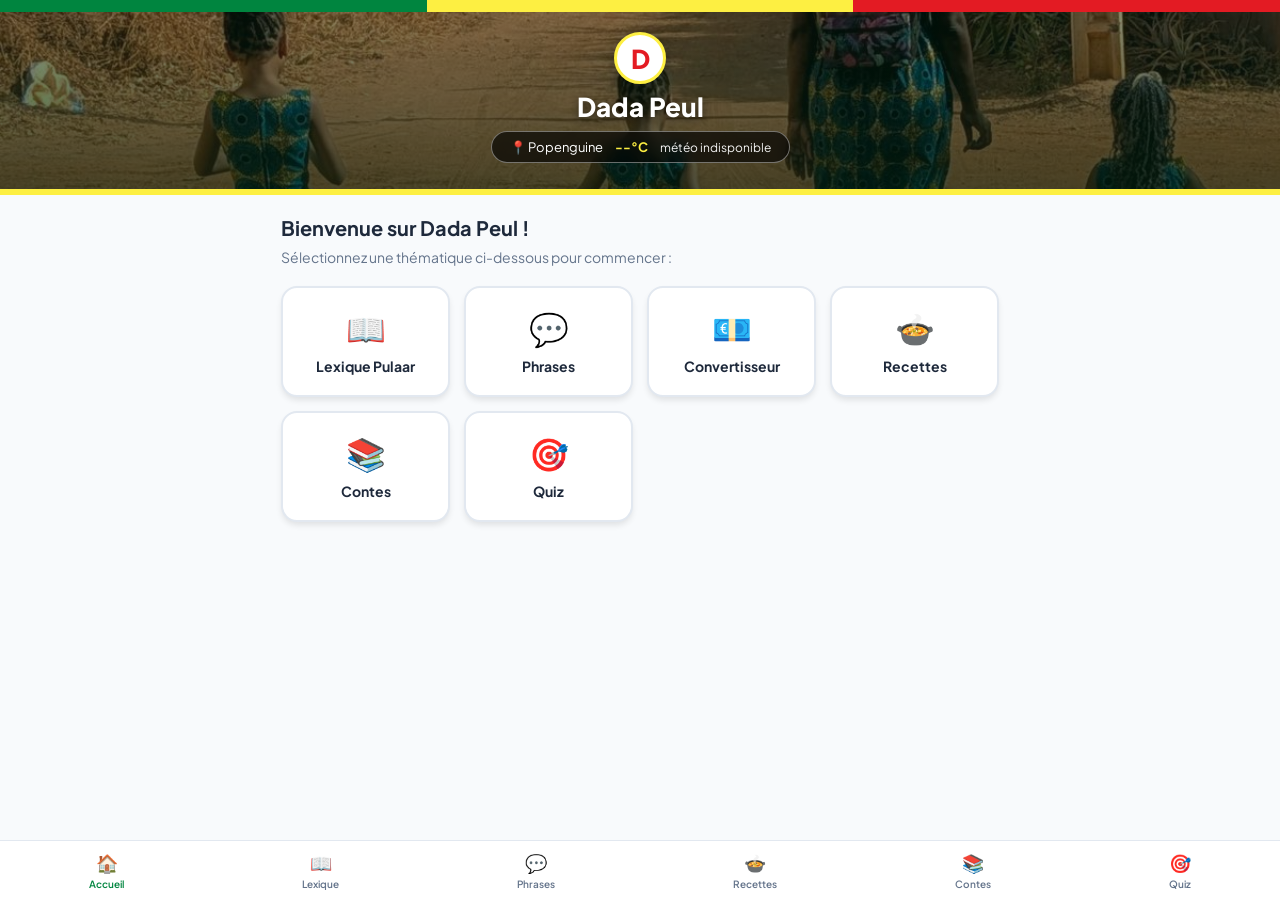
<file: index.html>
<!DOCTYPE html>
<html lang="fr">
<head>
    <meta charset="UTF-8">
    <meta name="viewport" content="width=device-width, initial-scale=1.0">
    <meta name="description" content="Dada Peul : lexique pulaar, phrases, recettes et contes du Sénégal, utilisable hors ligne.">
    <meta name="theme-color" content="#00853F">
    <link rel="manifest" href="manifest.webmanifest">
    <link rel="icon" href="icon.svg" type="image/svg+xml">
    <title>Dada Peul - Pulaar, Culture & Sénégal</title>
    <link href="https://fonts.googleapis.com/css2?family=Plus+Jakarta+Sans:wght@400;500;600;700;800&display=swap" rel="stylesheet">
    <link rel="stylesheet" href="css/style.css">
</head>
<body>

    <div class="senegal-bar"></div>

    <header>
        <div class="logo-container">D</div>
        <h1>Dada Peul</h1>
        <div class="header-weather">
            <span>📍 Popenguine</span>
            <span id="weatherTempHeader" style="font-weight: 700; color: var(--secondary);">--°C</span>
            <span id="weatherWindHeader" style="opacity: 0.95; font-size: 12px;">Vent: -- km/h</span>
        </div>
    </header>

    <main>
        <!-- ACCUEIL -->
        <div id="home" class="tab-content active">
            <h2 style="font-size: 20px; margin-bottom: 8px;">Bienvenue sur Dada Peul !</h2>
            <p style="font-size: 14px; color: var(--gray); margin-bottom: 20px;">Sélectionnez une thématique ci-dessous pour commencer :</p>
            <div class="home-grid">
                <div class="home-pill-card" onclick="switchTab('lexicon')"><div class="home-pill-icon">📖</div><div class="home-pill-title">Lexique Pulaar</div></div>
                <div class="home-pill-card" onclick="switchTab('phrases')"><div class="home-pill-icon">💬</div><div class="home-pill-title">Phrases</div></div>
                <div class="home-pill-card" onclick="switchTab('converter')"><div class="home-pill-icon">💶</div><div class="home-pill-title">Convertisseur</div></div>
                <div class="home-pill-card" onclick="switchTab('recipes')"><div class="home-pill-icon">🍲</div><div class="home-pill-title">Recettes</div></div>
                <div class="home-pill-card" onclick="switchTab('stories')"><div class="home-pill-icon">📚</div><div class="home-pill-title">Contes</div></div>
                <div class="home-pill-card" onclick="switchTab('quiz')"><div class="home-pill-icon">🎯</div><div class="home-pill-title">Quiz</div></div>
            </div>
        </div>

        <!-- LEXIQUE -->
        <div id="lexicon" class="tab-content">
            <input type="search" id="searchInput" aria-label="Rechercher un mot" class="search-box" placeholder="Rechercher un mot..." oninput="filterLexicon()">
            <div class="categories-grid">
                <button type="button" class="category-pill-btn active" onclick="filterCategory('all', this)">⭐ Tous</button>
                <button type="button" class="category-pill-btn" onclick="filterCategory('fav', this)">❤️ Favoris</button>
                <button type="button" class="category-pill-btn" onclick="filterCategory('Salutations', this)">👋 Salutations</button>
                <button type="button" class="category-pill-btn" onclick="filterCategory('Famille', this)">👨‍👩‍👧 Famille</button>
                <button type="button" class="category-pill-btn" onclick="filterCategory('Transports', this)">🚗 Transports</button>
                <button type="button" class="category-pill-btn" onclick="filterCategory('Cuisine', this)">🍲 Cuisine</button>
                <button type="button" class="category-pill-btn" onclick="filterCategory('Santé', this)">🏥 Santé</button>
                <button type="button" class="category-pill-btn" onclick="filterCategory('Météo', this)">☀️ Météo</button>
                <button type="button" class="category-pill-btn" onclick="filterCategory('Sport', this)">⚽ Sport</button>
                <button type="button" class="category-pill-btn" onclick="filterCategory('Vêtements', this)">👕 Vêtements</button>
            </div>
            <div id="lexiconContainer" class="cards-grid"></div>
        </div>

        <!-- PHRASES -->
        <div id="phrases" class="tab-content">
            <h2 style="margin-bottom: 15px; font-size: 20px;">💬 Phrases Courantes</h2>
            <div id="phrasesContainer" class="cards-grid"></div>
        </div>

        <!-- CONVERTISSEUR -->
        <div id="converter" class="tab-content">
            <h2 style="margin-bottom: 15px; font-size: 20px; text-align: center;">💱 Convertisseur de Devises</h2>
            <div class="converter-card">
                <div class="converter-group">
                    <label style="font-size: 13px; font-weight:700; color:var(--primary);">Euros (€)</label>
                    <div class="converter-row"><input type="text" id="eurInput" class="converter-input" placeholder="Ex: 10" oninput="convertEurToFcfa()"><span class="converter-unit">€</span></div>
                </div>
                <div style="text-align: center; font-size: 22px; margin: 5px 0; color:var(--gray);">⇅</div>
                <div class="converter-group">
                    <label style="font-size: 13px; font-weight:700; color:var(--accent);">Francs CFA (FCFA)</label>
                    <div class="converter-row"><input type="text" id="fcfaInput" class="converter-input" placeholder="Ex: 6 560" oninput="convertFcfaToEur()"><span class="converter-unit">FCFA</span></div>
                </div>
            </div>
        </div>

        <!-- RECETTES -->
        <div id="recipes" class="tab-content">
            <h2 style="margin-bottom: 15px; font-size: 20px;">🍲 Recettes & Boissons</h2>
            <div id="recipesContainer"></div>
        </div>

        <!-- CONTES -->
        <div id="stories" class="tab-content">
            <h2 style="margin-bottom: 15px; font-size: 20px;">📚 Contes Sénégalais</h2>
            <div id="storiesContainer"></div>
        </div>

        <!-- QUIZ -->
        <div id="quiz" class="tab-content">
            <div class="quiz-card">
                <h3 id="quizQuestion" style="font-size: 18px; margin-bottom: 10px;">Chargement...</h3>
                <p id="quizScore" style="font-size: 13px; color: var(--gray); margin-bottom: 15px;"></p>
                <div id="quizOptions"></div>
            </div>
        </div>
    </main>

    <!-- NAVIGATION BASSE -->
    <nav class="bottom-nav" aria-label="Navigation principale">
        <button class="nav-item active" onclick="switchTab('home')"><span class="icon">🏠</span>Accueil</button>
        <button class="nav-item" onclick="switchTab('lexicon')"><span class="icon">📖</span>Lexique</button>
        <button class="nav-item" onclick="switchTab('phrases')"><span class="icon">💬</span>Phrases</button>
        <button class="nav-item" onclick="switchTab('recipes')"><span class="icon">🍲</span>Recettes</button>
        <button class="nav-item" onclick="switchTab('stories')"><span class="icon">📚</span>Contes</button>
        <button class="nav-item" onclick="switchTab('quiz')"><span class="icon">🎯</span>Quiz</button>
    </nav>

    <script src="js/data.js"></script>
    <script src="js/app.js"></script>
</body>
</html>
</file>
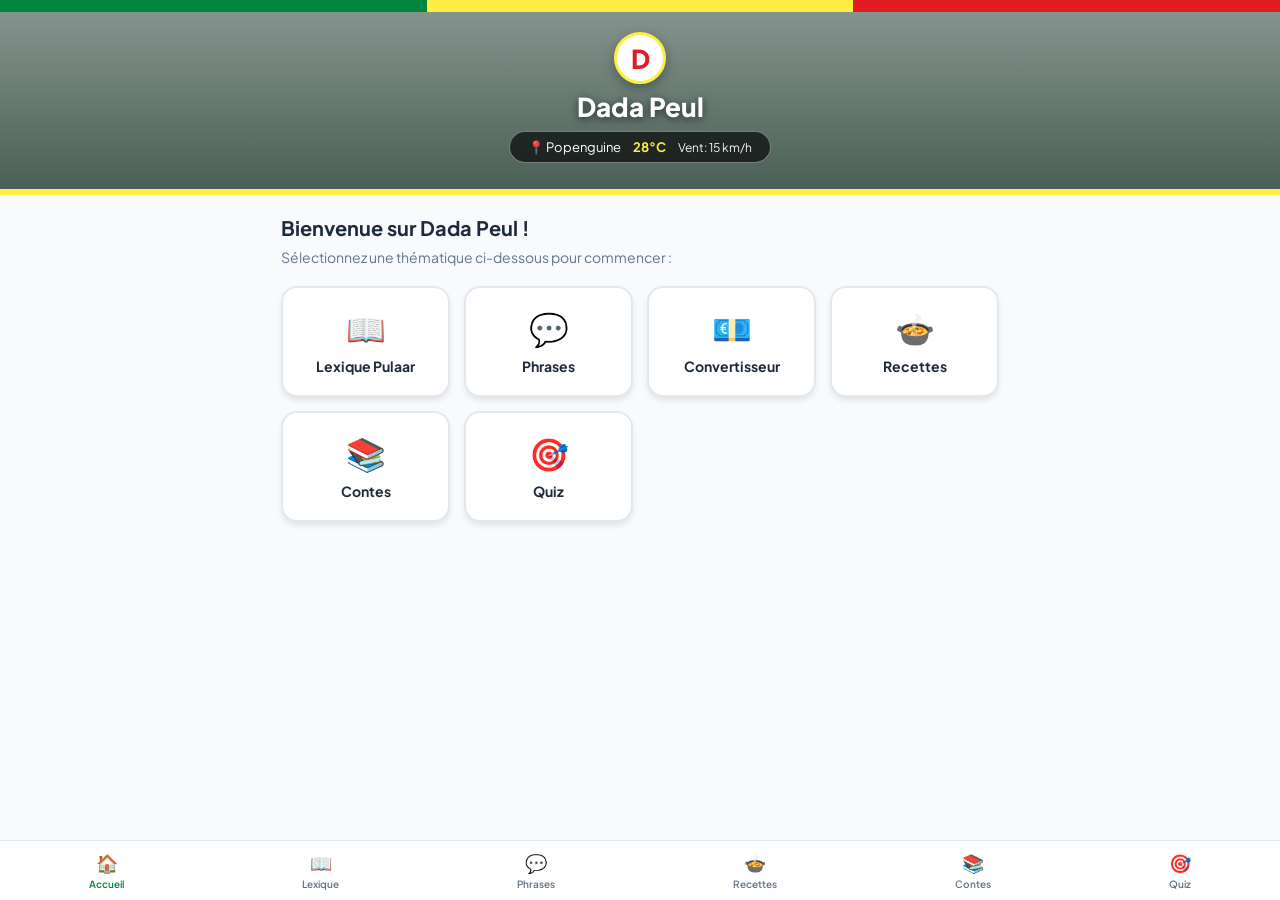
<file: gemini-code-1794566298644.html>
<!DOCTYPE html>
<html lang="fr">
<head>
    <meta charset="UTF-8">
    <meta name="viewport" content="width=device-width, initial-scale=1.0">
    <title>Dada Peul - Pulaar, Culture & Sénégal</title>
    <link href="https://fonts.googleapis.com/css2?family=Plus+Jakarta+Sans:wght@400;500;600;700;800&display=swap" rel="stylesheet">
    <style>
        :root {
            --primary: #00853F;
            --secondary: #FDEF42;
            --accent: #E31B23;
            --dark: #1E293B;
            --light: #F8FAFC;
            --white: #FFFFFF;
            --gray: #64748B;
            --border: #E2E8F0;
            --shadow: 0 4px 6px -1px rgba(0, 0, 0, 0.1);
            --radius: 16px;
        }
        * { box-sizing: border-box; margin: 0; padding: 0; font-family: 'Plus Jakarta Sans', sans-serif; -webkit-tap-highlight-color: transparent; }
        body { background-color: var(--light); color: var(--dark); min-height: 100vh; display: flex; flex-direction: column; padding-bottom: 90px; }
        
        header {
            position: relative;
            background: linear-gradient(rgba(0, 30, 15, 0.45), rgba(0, 30, 15, 0.7)), url('https://images.unsplash.com/photo-1544735716-392fe2489ffa?w=1000&auto=format&fit=crop&q=80') center/cover no-repeat;
            color: var(--white); padding: 32px 20px 26px; text-align: center; border-bottom: 6px solid var(--secondary);
        }
        .senegal-bar {
            position: absolute; top: 0; left: 0; right: 0; height: 12px;
            background: linear-gradient(90deg, var(--primary) 33.33%, var(--secondary) 33.33% 66.66%, var(--accent) 66.66%);
            z-index: 2;
        }
        .logo-container {
            display: inline-flex; align-items: center; justify-content: center; width: 52px; height: 52px;
            background: var(--white); color: var(--accent); border-radius: 50%; font-size: 26px; font-weight: 800;
            margin-bottom: 6px; border: 3px solid var(--secondary); box-shadow: 0 4px 12px rgba(0,0,0,0.3);
        }
        h1 { font-size: 26px; font-weight: 800; margin-bottom: 8px; text-shadow: 0 2px 8px rgba(0,0,0,0.6); }
        
        .header-weather {
            display: inline-flex; align-items: center; gap: 12px; background: rgba(0, 0, 0, 0.65);
            border: 1.5px solid rgba(255, 255, 255, 0.4); padding: 7px 18px; border-radius: 20px; font-size: 13px; backdrop-filter: blur(6px);
        }
        
        main { flex: 1; max-width: 750px; width: 100%; margin: 0 auto; padding: 20px 16px; }
        .tab-content { display: none; }
        .tab-content.active { display: block; animation: fadeIn 0.3s ease; }
        @keyframes fadeIn { from { opacity: 0; transform: translateY(6px); } to { opacity: 1; transform: translateY(0); } }

        .pill { display: inline-flex; align-items: center; gap: 5px; padding: 4px 12px; border-radius: 14px; font-size: 12px; font-weight: 700; background: #E8F5E9; color: var(--primary); }
        .pill-accent { background: #FFF5F5; color: var(--accent); }
        .pill-gold { background: #FFFDE7; color: #857800; }

        .home-grid { display: grid; grid-template-columns: repeat(auto-fill, minmax(150px, 1fr)); gap: 14px; margin-top: 15px; }
        .home-pill-card {
            background: var(--white); border: 2px solid var(--border); border-radius: var(--radius);
            padding: 20px 15px; text-align: center; cursor: pointer; box-shadow: var(--shadow); transition: 0.2s;
        }
        .home-pill-card:hover { transform: translateY(-3px); border-color: var(--primary); }
        .home-pill-icon { font-size: 32px; margin-bottom: 8px; }
        .home-pill-title { font-size: 14px; font-weight: 700; color: var(--dark); }

        .categories-grid { display: grid; grid-template-columns: repeat(auto-fill, minmax(130px, 1fr)); gap: 8px; margin-bottom: 20px; }
        .category-pill-btn {
            background: var(--white); border: 2px solid var(--border); padding: 10px 12px;
            border-radius: var(--radius); font-size: 12px; font-weight: 700; color: var(--gray); cursor: pointer; text-align: center; transition: 0.2s;
        }
        .category-pill-btn:hover { border-color: var(--primary); color: var(--primary); }
        .category-pill-btn.active { background: var(--dark); color: var(--white); border-color: var(--dark); }

        .search-box { width: 100%; padding: 12px 16px; border-radius: var(--radius); border: 2px solid var(--border); font-size: 15px; margin-bottom: 16px; outline: none; background: var(--white); }
        .search-box:focus { border-color: var(--primary); }

        .cards-grid { display: grid; grid-template-columns: repeat(auto-fill, minmax(280px, 1fr)); gap: 16px; }
        .lexicon-card { background: var(--white); border-radius: var(--radius); padding: 18px; box-shadow: var(--shadow); border: 1px solid var(--border); position: relative; }
        .card-word { font-size: 20px; font-weight: 800; color: var(--dark); margin: 8px 0 2px; }
        .card-phonetic { font-size: 13px; color: var(--gray); font-style: italic; margin-bottom: 8px; }
        .card-translation { font-size: 15px; font-weight: 700; color: var(--accent); border-top: 1px dashed var(--border); padding-top: 8px; margin-top: 8px; }
        .card-example { font-size: 12px; color: var(--gray); background: var(--light); padding: 8px 12px; border-radius: 8px; margin-top: 8px; }

        .audio-btn {
            position: absolute; top: 16px; right: 16px; background: #E8F5E9; color: var(--primary);
            border: none; width: 34px; height: 34px; border-radius: 50%; display: flex; align-items: center; justify-content: center; cursor: pointer;
        }

        .recipe-card { background: var(--white); border-radius: var(--radius); overflow: hidden; box-shadow: var(--shadow); margin-bottom: 24px; border: 1px solid var(--border); }
        .recipe-img { width: 100%; height: 200px; object-fit: cover; }
        .recipe-header { background: linear-gradient(135deg, var(--accent), #b51219); color: var(--white); padding: 16px 20px; }
        .ingredients-pills { display: flex; flex-wrap: wrap; gap: 8px; margin: 10px 0 16px; }
        .ingredient-pill { background: var(--light); border: 1px solid var(--border); padding: 6px 12px; border-radius: 20px; font-size: 13px; font-weight: 600; }
        .recipe-steps ol { padding-left: 20px; line-height: 1.7; font-size: 14px; }
        .recipe-steps li { margin-bottom: 8px; }

        .story-card { background: var(--white); border-radius: var(--radius); padding: 20px; margin-bottom: 20px; box-shadow: var(--shadow); border: 1px solid var(--border); }

        .converter-card { background: var(--white); border-radius: var(--radius); padding: 24px; box-shadow: var(--shadow); border: 1px solid var(--border); max-width: 450px; margin: 0 auto; }
        .converter-group { display: flex; flex-direction: column; gap: 8px; margin-bottom: 16px; }
        .converter-row { display: flex; align-items: center; background: var(--light); border: 2px solid var(--border); border-radius: 12px; overflow: hidden; }
        .converter-input { width: 100%; padding: 12px; border: none; background: transparent; font-size: 18px; font-weight: 700; outline: none; }
        .converter-unit { padding: 0 16px; font-weight: 800; color: var(--gray); font-size: 16px; }

        .quiz-card { background: var(--white); border-radius: var(--radius); padding: 24px; box-shadow: var(--shadow); max-width: 500px; margin: 0 auto; text-align: center; }
        .quiz-option { background: var(--light); border: 2px solid var(--border); padding: 12px; border-radius: 20px; font-weight: 600; cursor: pointer; margin-top: 10px; transition: 0.2s; }
        .quiz-option:hover { border-color: var(--primary); background: #E8F5E9; }

        .bottom-nav {
            position: fixed; bottom: 0; left: 0; right: 0; background: var(--white);
            display: flex; justify-content: space-around; padding: 10px 0; border-top: 1px solid var(--border); z-index: 99;
        }
        .nav-item { display: flex; flex-direction: column; align-items: center; background: none; border: none; color: var(--gray); font-size: 10px; font-weight: 600; cursor: pointer; gap: 4px; }
        .nav-item.active { color: var(--primary); }
        .nav-item span.icon { font-size: 18px; }
    </style>
</head>
<body>

    <div class="senegal-bar"></div>

    <header>
        <div class="logo-container">D</div>
        <h1>Dada Peul</h1>
        <div class="header-weather">
            <span>📍 Popenguine</span>
            <span id="weatherTempHeader" style="font-weight: 700; color: var(--secondary);">--°C</span>
            <span id="weatherWindHeader" style="opacity: 0.95; font-size: 12px;">Vent: -- km/h</span>
        </div>
    </header>

    <main>
        <!-- ACCUEIL -->
        <div id="home" class="tab-content active">
            <h2 style="font-size: 20px; margin-bottom: 8px;">Bienvenue sur Dada Peul !</h2>
            <p style="font-size: 14px; color: var(--gray); margin-bottom: 20px;">Sélectionnez une thématique ci-dessous pour commencer :</p>
            <div class="home-grid">
                <div class="home-pill-card" onclick="switchTab('lexicon')"><div class="home-pill-icon">📖</div><div class="home-pill-title">Lexique Pulaar</div></div>
                <div class="home-pill-card" onclick="switchTab('phrases')"><div class="home-pill-icon">💬</div><div class="home-pill-title">Phrases</div></div>
                <div class="home-pill-card" onclick="switchTab('converter')"><div class="home-pill-icon">💶</div><div class="home-pill-title">Convertisseur</div></div>
                <div class="home-pill-card" onclick="switchTab('recipes')"><div class="home-pill-icon">🍲</div><div class="home-pill-title">Recettes</div></div>
                <div class="home-pill-card" onclick="switchTab('stories')"><div class="home-pill-icon">📚</div><div class="home-pill-title">Contes</div></div>
                <div class="home-pill-card" onclick="switchTab('quiz')"><div class="home-pill-icon">🎯</div><div class="home-pill-title">Quiz</div></div>
            </div>
        </div>

        <!-- LEXIQUE -->
        <div id="lexicon" class="tab-content">
            <input type="text" id="searchInput" class="search-box" placeholder="Rechercher un mot..." oninput="filterLexicon()">
            <div class="categories-grid">
                <div class="category-pill-btn active" onclick="filterCategory('all', this)">⭐ Tous</div>
                <div class="category-pill-btn" onclick="filterCategory('Salutations', this)">👋 Salutations</div>
                <div class="category-pill-btn" onclick="filterCategory('Famille', this)">👨‍👩‍👧 Famille</div>
                <div class="category-pill-btn" onclick="filterCategory('Transports', this)">🚗 Transports</div>
                <div class="category-pill-btn" onclick="filterCategory('Cuisine', this)">🍲 Cuisine</div>
                <div class="category-pill-btn" onclick="filterCategory('Santé', this)">🏥 Santé</div>
                <div class="category-pill-btn" onclick="filterCategory('Météo', this)">☀️ Météo</div>
                <div class="category-pill-btn" onclick="filterCategory('Sport', this)">⚽ Sport</div>
                <div class="category-pill-btn" onclick="filterCategory('Vêtements', this)">👕 Vêtements</div>
            </div>
            <div id="lexiconContainer" class="cards-grid"></div>
        </div>

        <!-- PHRASES -->
        <div id="phrases" class="tab-content">
            <h2 style="margin-bottom: 15px; font-size: 20px;">💬 Phrases Courantes</h2>
            <div id="phrasesContainer" class="cards-grid"></div>
        </div>

        <!-- CONVERTISSEUR -->
        <div id="converter" class="tab-content">
            <h2 style="margin-bottom: 15px; font-size: 20px; text-align: center;">💱 Convertisseur de Devises</h2>
            <div class="converter-card">
                <div class="converter-group">
                    <label style="font-size: 13px; font-weight:700; color:var(--primary);">Euros (€)</label>
                    <div class="converter-row"><input type="text" id="eurInput" class="converter-input" placeholder="Ex: 10" oninput="convertEurToFcfa()"><span class="converter-unit">€</span></div>
                </div>
                <div style="text-align: center; font-size: 22px; margin: 5px 0; color:var(--gray);">⇅</div>
                <div class="converter-group">
                    <label style="font-size: 13px; font-weight:700; color:var(--accent);">Francs CFA (FCFA)</label>
                    <div class="converter-row"><input type="text" id="fcfaInput" class="converter-input" placeholder="Ex: 6 560" oninput="convertFcfaToEur()"><span class="converter-unit">FCFA</span></div>
                </div>
            </div>
        </div>

        <!-- RECETTES -->
        <div id="recipes" class="tab-content">
            <h2 style="margin-bottom: 15px; font-size: 20px;">🍲 Recettes & Boissons</h2>
            <div id="recipesContainer"></div>
        </div>

        <!-- CONTES -->
        <div id="stories" class="tab-content">
            <h2 style="margin-bottom: 15px; font-size: 20px;">📚 Contes Sénégalais</h2>
            <div id="storiesContainer"></div>
        </div>

        <!-- QUIZ -->
        <div id="quiz" class="tab-content">
            <div class="quiz-card">
                <h3 id="quizQuestion" style="font-size: 18px; margin-bottom: 10px;">Chargement...</h3>
                <p id="quizScore" style="font-size: 13px; color: var(--gray); margin-bottom: 15px;"></p>
                <div id="quizOptions"></div>
            </div>
        </div>
    </main>

    <!-- NAVIGATION BASSE -->
    <div class="bottom-nav">
        <button class="nav-item active" onclick="switchTab('home')"><span class="icon">🏠</span>Accueil</button>
        <button class="nav-item" onclick="switchTab('lexicon')"><span class="icon">📖</span>Lexique</button>
        <button class="nav-item" onclick="switchTab('phrases')"><span class="icon">💬</span>Phrases</button>
        <button class="nav-item" onclick="switchTab('recipes')"><span class="icon">🍲</span>Recettes</button>
        <button class="nav-item" onclick="switchTab('stories')"><span class="icon">📚</span>Contes</button>
        <button class="nav-item" onclick="switchTab('quiz')"><span class="icon">🎯</span>Quiz</button>
    </div>

    <script>
        const lexiconData = [
            { category: "Salutations", word: "Jam ñallin", phonetic: "[ Jam ñallin ]", translation: "Bonjour / Paix sur la journée", example: "Salutation générale." },
            { category: "Salutations", word: "Aɗa selli ?", phonetic: "[ A-da selli ? ]", translation: "Comment vas-tu ?", example: "Es-tu en bonne santé ?" },
            { category: "Salutations", word: "Jam tan", phonetic: "[ Jam tan ]", translation: "Je vais bien", example: "Réponse classique." },
            { category: "Salutations", word: "A jaaraama", phonetic: "[ A jaaraama ]", translation: "Merci", example: "Pour exprimer sa gratitude." },
            { category: "Salutations", word: "Jam hiiri", phonetic: "[ Jam hii-ri ]", translation: "Bonsoir", example: "Fin d'après-midi." },
            { category: "Salutations", word: "Mbalen jam", phonetic: "[ Mba-len jam ]", translation: "Bonne nuit", example: "Nuit paisible." },
            { category: "Salutations", word: "Ndaaraama", phonetic: "[ Ndaa-raa-ma ]", translation: "Bienvenue", example: "Accueil chaleureux." },
            { category: "Salutations", word: "Taa yaawo", phonetic: "[ Taa yaa-wo ]", translation: "À bientôt", example: "Au revoir." },
            { category: "Salutations", word: "Jaaraama e gollal", phonetic: "[ Jaa-raa-ma e gol-lal ]", translation: "Bravo pour le travail", example: "Encouragement." },
            { category: "Salutations", word: "No wa'i?", phonetic: "[ No wa-i? ]", translation: "Comment ça va ?", example: "Formule informelle." },
            { category: "Salutations", word: "Selli jam?", phonetic: "[ Sel-li jam? ]", translation: "La santé va bien ?", example: "Nouvelles de la santé." },
            { category: "Salutations", word: "Awa", phonetic: "[ A-wa ]", translation: "D'accord", example: "Accord." },
            { category: "Salutations", word: "Mido hinoo", phonetic: "[ Mi-do hi-noo ]", translation: "S'il te plaît", example: "Politesse." },
            { category: "Salutations", word: "Acce haala am", phonetic: "[ Ac-ce haa-la am ]", translation: "Pardon", example: "S'excuser." },
            { category: "Salutations", word: "Yo Allah okku jam", phonetic: "[ Yo Al-lah ok-ku jam ]", translation: "Que Dieu donne la paix", example: "Bénédiction." },

            { category: "Famille", word: "Baaba", phonetic: "[ Baaba ]", translation: "Père", example: "Mon père." },
            { category: "Famille", word: "Inna / Nene", phonetic: "[ Inna / Nene ]", translation: "Mère", example: "Ma mère." },
            { category: "Famille", word: "Ɓiɗɗo", phonetic: "[ Bi-d-ɗo ]", translation: "Enfant", example: "Garçon ou fille." },
            { category: "Famille", word: "Miñiraawo", phonetic: "[ Mi-nyi-raa-wo ]", translation: "Frère ou Sœur cadette", example: "Cadet." },
            { category: "Famille", word: "Kawu", phonetic: "[ Ka-wu ]", translation: "Oncle maternel", example: "Famille." },
            { category: "Famille", word: "Gorko", phonetic: "[ Gor-ko ]", translation: "Homme / Époux", example: "Mari." },
            { category: "Famille", word: "Debbo", phonetic: "[ Deb-bo ]", translation: "Femme / Épouse", example: "Femme." },
            { category: "Famille", word: "Bappaññe", phonetic: "[ Bap-pa-ññe ]", translation: "Oncle paternel", example: "Frère du père." },
            { category: "Famille", word: "Mamma", phonetic: "[ Mam-ma ]", translation: "Grand-mère", example: "Grand-mère." },
            { category: "Famille", word: "Taaniraawo", phonetic: "[ Taa-ni-raa-wo ]", translation: "Petit-enfant", example: "Descendance." },
            { category: "Famille", word: "Majiaro", phonetic: "[ Ma-jia-ro ]", translation: "Aîné", example: "Premier-né." },
            { category: "Famille", word: "Mbeba", phonetic: "[ Mbe-ba ]", translation: "Bébé", example: "Nouveau-né." },
            { category: "Famille", word: "Soraawo", phonetic: "[ So-raa-wo ]", translation: "Grand-père", example: "Patriarche." },
            { category: "Famille", word: "Musidɗo", phonetic: "[ Mu-sid-ɗo ]", translation: "Ami / Proche", example: "Lien fort." },
            { category: "Famille", word: "Saare", phonetic: "[ Saa-re ]", translation: "La concession", example: "Foyer." },

            { category: "Transports", word: "Looto", phonetic: "[ Looto ]", translation: "Voiture", example: "Véhicule." },
            { category: "Transports", word: "Laawol", phonetic: "[ Laaa-wol ]", translation: "La route", example: "Chemin." },
            { category: "Transports", word: "Puskool", phonetic: "[ Pus-kool ]", translation: "Vélo", example: "Bicyclette." },
            { category: "Transports", word: "Kumbowal", phonetic: "[ Kum-bo-wal ]", translation: "Pirogue", example: "Bateau." },
            { category: "Transports", word: "Sareet", phonetic: "[ Sa-reet ]", translation: "Charrette", example: "Traction." },
            { category: "Transports", word: "Njaareendi", phonetic: "[ Njaa-reen-di ]", translation: "Le sable", example: "Piste." },
            { category: "Transports", word: "Arraade", phonetic: "[ Ar-raa-de ]", translation: "Arriver", example: "Arrivée." },
            { category: "Transports", word: "Yahaade", phonetic: "[ Ya-haa-de ]", translation: "Partir", example: "Voyager." },
            { category: "Transports", word: "Teggedere", phonetic: "[ Teg-ge-de-re ]", translation: "Le billet", example: "Ticket." },
            { category: "Transports", word: "Gare", phonetic: "[ Ga-re ]", translation: "La gare", example: "Station." },
            { category: "Transports", word: "Passe", phonetic: "[ Pas-se ]", translation: "Le prix du trajet", example: "Tarif." },
            { category: "Transports", word: "Doggoowo", phonetic: "[ Dog-goo-wo ]", translation: "Le chauffeur", example: "Conducteur." },
            { category: "Transports", word: "Mota", phonetic: "[ Mo-ta ]", translation: "La moto", example: "Deux roues." },
            { category: "Transports", word: "Saliade", phonetic: "[ Sa-lia-de ]", translation: "S'arrêter", example: "Arrêt." },
            { category: "Transports", word: "Diwgal", phonetic: "[ Diw-gal ]", translation: "L'avion", example: "Vol." },

            { category: "Cuisine", word: "Ceebu Jën", phonetic: "[ Thieboudienne ]", translation: "Riz au poisson", example: "Plat national." },
            { category: "Cuisine", word: "Kosam", phonetic: "[ Ko-sam ]", translation: "Lait caillé", example: "Traditionnel." },
            { category: "Cuisine", word: "Maaro", phonetic: "[ Maa-ro ]", translation: "Le riz", example: "Base." },
            { category: "Cuisine", word: "Liddi", phonetic: "[ Lid-di ]", translation: "Le poisson", example: "Frais." },
            { category: "Cuisine", word: "Tewu", phonetic: "[ Te-wu ]", translation: "La viande", example: "Bœuf." },
            { category: "Cuisine", word: "Ndiyam", phonetic: "[ Ndi-yam ]", translation: "L'eau", example: "Potable." },
            { category: "Cuisine", word: "Ataaya", phonetic: "[ A-taa-ya ]", translation: "Le thé", example: "Rituel." },
            { category: "Cuisine", word: "Bissap", phonetic: "[ Bis-sap ]", translation: "Jus d'hibiscus", example: "Boisson." },
            { category: "Cuisine", word: "Mbakko", phonetic: "[ Mbak-ko ]", translation: "La sauce", example: "Accompagnement." },
            { category: "Cuisine", word: "Mburu", phonetic: "[ Mbu-ru ]", translation: "Le pain", example: "Chaud." },
            { category: "Cuisine", word: "Lamɗam", phonetic: "[ Lam-ɗam ]", translation: "Le sel", example: "Assaisonnement." },
            { category: "Cuisine", word: "Suppu", phonetic: "[ Sup-pu ]", translation: "La soupe", example: "Bouillon." },
            { category: "Cuisine", word: "Ñebbe", phonetic: "[ Ñeb-be ]", translation: "Les haricots", example: "Niébé." },
            { category: "Cuisine", word: "Maro-haako", phonetic: "[ Ma-ro haa-ko ]", translation: "Riz aux feuilles", example: "Savoureux." },
            { category: "Cuisine", word: "Kani", phonetic: "[ Ka-ni ]", translation: "Le piment", example: "Fort." },

            { category: "Santé", word: "Jam", phonetic: "[ Jam ]", translation: "La santé", example: "Paix." },
            { category: "Santé", word: "Cellal", phonetic: "[ Cel-lal ]", translation: "Bonne forme", example: "Guéri." },
            { category: "Santé", word: "Owwere", phonetic: "[ Ow-we-re ]", translation: "La fièvre", example: "Température." },
            { category: "Santé", word: "Loki", phonetic: "[ Lo-ki ]", translation: "La blessure", example: "Coupure." },
            { category: "Santé", word: "Safaara", phonetic: "[ Sa-faa-ra ]", translation: "Le médicament", example: "Traitement." },
            { category: "Santé", word: "Doctor", phonetic: "[ Dok-tor ]", translation: "Le médecin", example: "Docteur." },
            { category: "Santé", word: "Ospital", phonetic: "[ Os-pi-tal ]", translation: "L'hôpital", example: "Centre de soins." },
            { category: "Santé", word: "Muusu", phonetic: "[ Muu-su ]", translation: "La douleur", example: "Mal." },
            { category: "Santé", word: "Hoore muusi", phonetic: "[ Hoo-re muu-si ]", translation: "Mal de tête", example: "Céphale." },
            { category: "Santé", word: "Reedu muusi", phonetic: "[ Ree-du muu-si ]", translation: "Mal de ventre", example: "Ventre." },
            { category: "Santé", word: "Ɗojjuru", phonetic: "[ Ɗoj-ju-ru ]", translation: "La toux", example: "Tousser." },
            { category: "Santé", word: "Peyuri", phonetic: "[ Pe-yu-ri ]", translation: "Le rhume", example: "Froid." },
            { category: "Santé", word: "Bandaes", phonetic: "[ Ban-daes ]", translation: "Le pansement", example: "Protection." },
            { category: "Santé", word: "Ñawu", phonetic: "[ Ña-wu ]", translation: "La maladie", example: "Pathologie." },
            { category: "Santé", word: "Yamɗitinde", phonetic: "[ Yam-ɗi-tin-de ]", translation: "Guérir", example: "Santé retrouvée." },

            { category: "Météo", word: "Naange", phonetic: "[ Naan-ge ]", translation: "Le soleil", example: "Brillant." },
            { category: "Météo", word: "Tinuede", phonetic: "[ Ti-nue-de ]", translation: "La pluie", example: "Averse." },
            { category: "Météo", word: "Hendu", phonetic: "[ Hen-du ]", translation: "Le vent", example: "Breeze." },
            { category: "Météo", word: "Ruulde", phonetic: "[ Ruul-de ]", translation: "Le nuage", example: "Couvert." },
            { category: "Météo", word: "Nguleefi", phonetic: "[ Ngu-lee-fi ]", translation: "La chaleur", example: "Chaud." },
            { category: "Météo", word: "Jangol", phonetic: "[ Jan-gol ]", translation: "Le froid", example: "Fraîcheur." },
            { category: "Météo", word: "Dabooru", phonetic: "[ Da-boo-ru ]", translation: "La tempête", example: "Orage." },
            { category: "Météo", word: "Ndabbi", phonetic: "[ Ndab-bi ]", translation: "Hivernage", example: "Saison des pluies." },
            { category: "Météo", word: "Ceedu", phonetic: "[ Cee-du ]", translation: "Saison sèche", example: "Soleil." },
            { category: "Météo", word: "Kammu", phonetic: "[ Kam-mu ]", translation: "Le ciel", example: "Bleu." },
            { category: "Météo", word: "Felo", phonetic: "[ Fe-lo ]", translation: "L'éclair", example: "Lumière." },
            { category: "Météo", word: "Riggaango", phonetic: "[ Rig-gaan-go ]", translation: "Le tonnerre", example: "Bruit." },
            { category: "Météo", word: "Sollaawol", phonetic: "[ Sol-laa-wol ]", translation: "La poussière", example: "Harmattan." },
            { category: "Météo", word: "Mbellu", phonetic: "[ Mbel-lu ]", translation: "L'ombre", example: "Frais." },
            { category: "Météo", word: "Aasaman", phonetic: "[ Aa-sa-man ]", translation: "Le temps", example: "Climat." },

            { category: "Sport", word: "Bolol", phonetic: "[ Bo-lol ]", translation: "Le ballon / Le football", example: "Jouer au ballon." },
            { category: "Sport", word: "Kopat", phonetic: "[ Ko-pat ]", translation: "La compétition / Le match", example: "Match de foot." },
            { category: "Sport", word: "Dogdu", phonetic: "[ Dog-du ]", translation: "La course", example: "Courir vite." },
            { category: "Sport", word: "Ñootol", phonetic: "[ Ñoo-tol ]", translation: "La natation", example: "Nager dans l'eau." },
            { category: "Sport", word: "Wude", phonetic: "[ Wu-de ]", translation: "La lutte traditionnelle", example: "Lutte sénégalaise." },
            { category: "Sport", word: "Pijirgol", phonetic: "[ Pi-jir-gol ]", translation: "Le jeu / Le sport", example: "Faire du sport." },
            { category: "Sport", word: "Kappitano", phonetic: "[ Kap-pi-ta-no ]", translation: "Le capitaine", example: "Chef d'équipe." },
            { category: "Sport", word: "Koolol", phonetic: "[ Koo-lol ]", translation: "L'équipe", example: "Notre équipe." },
            { category: "Sport", word: "Ndennda", phonetic: "[ Ndenn-da ]", translation: "Gagner / La victoire", example: "Nous avons gagné." },
            { category: "Sport", word: "Waasde", phonetic: "[ Waas-de ]", translation: "Perdre", example: "Défaite." },
            { category: "Sport", word: "Arbitru", phonetic: "[ Ar-bi-tru ]", translation: "L'arbitre", example: "Juge sportif." },
            { category: "Sport", word: "Stad", phonetic: "[ Stad ]", translation: "Le stade", example: "Terrain de sport." },
            { category: "Sport", word: "Fitina", phonetic: "[ Fi-ti-na ]", translation: "L'énergie / La forme", example: "Être en forme." },
            { category: "Sport", word: "Mbaawka", phonetic: "[ Mbaaw-ka ]", translation: "La force / Puissance", example: "Puissance physique." },
            { category: "Sport", word: "Weltaare", phonetic: "[ Wel-taa-re ]", translation: "La joie / La fête", example: "Joie après le match." },

            { category: "Vêtements", word: "Bubu", phonetic: "[ Bu-bu ]", translation: "Le boubou traditionnel", example: "Grand boubou élégant." },
            { category: "Vêtements", word: "Kori", phonetic: "[ Ko-ri ]", translation: "Le tissu / Pagne", example: "Tissu coloré." },
            { category: "Vêtements", word: "Suudu", phonetic: "[ Suu-du ]", translation: "L'habit / Vêtement", example: "S'habiller." },
            { category: "Vêtements", word: "Ceecal", phonetic: "[ Cee-cal ]", translation: "Le pantalon", example: "Pantalon large." },
            { category: "Vêtements", word: "Kamis", phonetic: "[ Ka-mis ]", translation: "La chemise", example: "Chemise homme." },
            { category: "Vêtements", word: "Sarax", phonetic: "[ Sa-rax ]", translation: "Le foulard / Coiffe", example: "Foulard de tête." },
            { category: "Vêtements", word: "Pustal", phonetic: "[ Pus-tal ]", translation: "Les chaussures", example: "Chaussures en cuir." },
            { category: "Vêtements", word: "Sandala", phonetic: "[ San-da-la ]", translation: "La sandale", example: "Sandale d'été." },
            { category: "Vêtements", word: "Golle", phonetic: "[ Gol-le ]", translation: "Le bonnet", example: "Bonnet traditionnel peul." },
            { category: "Vêtements", word: "Ceet", phonetic: "[ Ceet ]", translation: "La ceinture", example: "Ceinture en cuir." },
            { category: "Vêtements", word: "Mbasu", phonetic: "[ Mba-su ]", translation: "Le chapeau", example: "Protection solaire." },
            { category: "Vêtements", word: "Wutturu", phonetic: "[ Wut-tu-ru ]", translation: "La jupe", example: "Vêtement féminin." },
            { category: "Vêtements", word: "Ngalu", phonetic: "[ Nga-lu ]", translation: "La veste / Manteau", example: "Vêtement chaud." },
            { category: "Vêtements", word: "Jollar", phonetic: "[ Jol-lar ]", translation: "La parure / Bijou", example: "Ornements en or." },
            { category: "Vêtements", word: "Faat", phonetic: "[ Faat ]", translation: "Le grand châle", example: "Châle traditionnel." }
        ];

        const phrasesData = [
            { category: "Rencontre", word: "Miyan ko hono miɗo nodirtee?", phonetic: "[ Miyan ko hono mi-ɗo no-dir-tee? ]", translation: "Comment t'appelles-tu ?", example: "Pour faire connaissance." },
            { category: "Rencontre", word: "Innde am ko...", phonetic: "[ In-nde am ko... ]", translation: "Je m'appelle...", example: "Se présenter." },
            { category: "Politesse", word: "No mbori?", phonetic: "[ No mbo-ri? ]", translation: "Comment ça va / C'est joli ?", example: "Salutation amicale." },
            { category: "Politesse", word: "Allah jaɓu", phonetic: "[ Al-lah ja-ɓu ]", translation: "Que Dieu accepte (Merci / De rien)", example: "Formule de remerciement." },
            { category: "Marché", word: "Pake nii ko jelu?", phonetic: "[ Pa-ke nii ko je-lu? ]", translation: "Combien ça coûte ?", example: "Au marché." },
            { category: "Marché", word: "Saama", phonetic: "[ Saa-ma ]", translation: "C'est cher !", example: "Négocier le prix." },
            { category: "Voyage", word: "Hol to laawol ngol woni?", phonetic: "[ Hol to laa-wol ngol wo-ni? ]", translation: "Où est la route ?", example: "Demander son chemin." },
            { category: "Quotidien", word: "Mido beela", phonetic: "[ Mi-do bee-la ]", translation: "J'ai faim", example: "Avant de manger." },
            { category: "Quotidien", word: "Mido yoora", phonetic: "[ Mi-do yoo-ra ]", translation: "J'ai soif", example: "Demander de l'eau." },
            { category: "Quotidien", word: "Hol sariya?", phonetic: "[ Hol sa-ri-ya? ]", translation: "Quelle heure est-il ?", example: "Demander l'heure." },
            { category: "Quotidien", word: "Mido yaha wuro", phonetic: "[ Mi-do ya-ha wu-ro ]", translation: "Je rentre au village / à la maison", example: "Fin de journée." },
            { category: "Quotidien", word: "Kono ko moƴƴi", phonetic: "[ Ko-no ko mo-ññi ]", translation: "C'est très bien / Magnifique", example: "Appréciation." },
            { category: "Quotidien", word: "Teeŋi", phonetic: "[ Tee-ñi ]", translation: "C'est important", example: "Insister sur un point." },
            { category: "Quotidien", word: "Mido yiɗi ma", phonetic: "[ Mi-do yii-di ma ]", translation: "Je t'aime / Je t'apprécie", example: "Marque d'affection." },
            { category: "Quotidien", word: "Faamii ?", phonetic: "[ Faa-mii? ]", translation: "Tu as compris ?", example: "Vérifier la compréhension." },
            { category: "Quotidien", word: "Mi faamii", phonetic: "[ Mi faa-mii ]", translation: "J'ai compris", example: "Réponse affirmative." },
            { category: "Quotidien", word: "Mi faamaa", phonetic: "[ Mi faa-maa ]", translation: "Je n'ai pas compris", example: "Demander de répéter." },
            { category: "Quotidien", word: "Woto hul", phonetic: "[ Wo-to hul ]", translation: "N'aie pas peur / Courage", example: "Réconforter quelqu'un." },
            { category: "Quotidien", word: "Jam tan wa'i", phonetic: "[ Jam tan wa-i ]", translation: "Tout va bien, que la paix", example: "Rassurer." },
            { category: "Quotidien", word: "Goonga", phonetic: "[ Goon-ga ]", translation: "C'est la vérité", example: "Confirmer un fait." }
        ];

        const recipesData = [
            {
                title: "Ceebu Jën (Thieboudienne Rouge)", wolof: "Plat National du Sénégal", servings: "4 pers.", time: "1h30",
                img: "https://images.unsplash.com/photo-1541529086526-db283c563270?w=600&auto=format&fit=crop&q=80",
                ingredients: ["Riz brisé", "Poisson Thiof", "Tomate concentrée", "Huile d'arachide", "Manioc, Carottes, Chou"],
                steps: ["Préparer le Roff (ail, persil, piment).", "Frire le poisson.", "Confectionner la sauce tomate avec les légumes.", "Cuire le riz dans le bouillon."]
            },
            {
                title: "Yassa Poulet au Citron", wolof: "Yassa Genaal", servings: "4 pers.", time: "50 min",
                img: "https://images.unsplash.com/photo-1555939594-58d7cb561ad1?w=600&auto=format&fit=crop&q=80",
                ingredients: ["Poulet", "Oignons émincés", "Citrons verts", "Moutarde", "Ail"],
                steps: ["Mariner le poulet.", "Griller les morceaux.", "Confire les oignons.", "Mijoter le tout."]
            },
            {
                title: "Mafé d'Arachide", wolof: "Maffi Hakko", servings: "4 pers.", time: "1h10",
                img: "https://images.unsplash.com/photo-1546069901-ba9599a7e63c?w=600&auto=format&fit=crop&q=80",
                ingredients: ["Bœuf", "Pâte d'arachide", "Tomate", "Légumes variés"],
                steps: ["Saisir la viande.", "Ajouter le bouillon et la pâte d'arachide.", "Mijoter à feu doux."]
            },
            {
                title: "Thiakry (Couscous de Mil)", wolof: "Thiakry", servings: "4 pers.", time: "30 min",
                img: "https://images.unsplash.com/photo-1589301760014-d929f3979dbc?w=600&auto=format&fit=crop&q=80",
                ingredients: ["Couscous de mil", "Lait caillé (Kosam)", "Lait concentré", "Vanille"],
                steps: ["Cuire le mil à la vapeur.", "Mélanger avec les laits et la vanille.", "Servir bien frais."]
            }
        ];

        const storiesData = [
            { title: "Koumbis le Lièvre et le Baobab", moral: "L'intelligence triomphe.", text: "Dans la savane assoiffée, l'hyène gardait la source. Koumbis le lièvre, rusé, se déguisa en génie protecteur pour effrayer l'hyène et libérer l'eau pour tous les animaux." },
            { title: "Amadou et la Falaise de Popenguine", moral: "Respecter la nature.", text: "Amadou nettoyait chaque jour le grand baobab de la falaise. En récompense, l'arbre magique offrit de quoi nourrir tout son village." }
        ];

        let currentCategory = 'all';
        let quizScoreVal = 0;
        let currentQuizIndex = 0;

        async function fetchPopenguineWeather() {
            try {
                const res = await fetch('https://api.open-meteo.com/v1/forecast?latitude=14.55&longitude=-17.11&current_weather=true');
                const data = await res.json();
                document.getElementById('weatherTempHeader').innerText = `${Math.round(data.current_weather.temperature)}°C`;
                document.getElementById('weatherWindHeader').innerText = `Vent: ${Math.round(data.current_weather.windspeed)} km/h`;
            } catch (e) {
                document.getElementById('weatherTempHeader').innerText = "28°C";
                document.getElementById('weatherWindHeader').innerText = "Vent: 15 km/h";
            }
        }

        function switchTab(tabId) {
            document.querySelectorAll('.tab-content').forEach(el => el.classList.remove('active'));
            document.querySelectorAll('.bottom-nav .nav-item').forEach(el => el.classList.remove('active'));
            document.getElementById(tabId).classList.add('active');

            const navs = document.querySelectorAll('.bottom-nav .nav-item');
            if(tabId === 'home') navs[0].classList.add('active');
            if(tabId === 'lexicon') navs[1].classList.add('active');
            if(tabId === 'phrases') navs[2].classList.add('active');
            if(tabId === 'recipes') navs[3].classList.add('active');
            if(tabId === 'stories') navs[4].classList.add('active');
            if(tabId === 'quiz') navs[5].classList.add('active');

            if (tabId === 'lexicon') renderLexicon();
            if (tabId === 'phrases') renderPhrases();
            if (tabId === 'recipes') renderRecipes();
            if (tabId === 'stories') renderStories();
            if (tabId === 'quiz') initQuiz();
        }

        function formatNumber(num) { return isNaN(num) ? '' : num.toString().replace(/\B(?=(\d{3})+(?!\d))/g, " "); }
        function convertEurToFcfa() {
            const eur = parseFloat(document.getElementById('eurInput').value.replace(/\s/g, ''));
            document.getElementById('fcfaInput').value = isNaN(eur) ? '' : formatNumber(Math.round(eur * 655.957));
        }
        function convertFcfaToEur() {
            const fcfa = parseFloat(document.getElementById('fcfaInput').value.replace(/\s/g, ''));
            document.getElementById('eurInput').value = isNaN(fcfa) ? '' : formatNumber((fcfa / 655.957).toFixed(2));
        }

        function filterCategory(cat, element) {
            currentCategory = cat;
            document.querySelectorAll('.category-pill-btn').forEach(c => c.classList.remove('active'));
            element.classList.add('active');
            renderLexicon();
        }

        function renderLexicon() {
            const container = document.getElementById('lexiconContainer');
            const search = document.getElementById('searchInput').value.toLowerCase();
            const filtered = lexiconData.filter(item => {
                const matchesCat = currentCategory === 'all' || item.category === currentCategory;
                const matchesSearch = item.word.toLowerCase().includes(search) || item.translation.toLowerCase().includes(search);
                return matchesCat && matchesSearch;
            });

            if (filtered.length === 0) {
                container.innerHTML = `<p style="text-align:center; color:var(--gray); grid-column: 1/-1; padding:30px;">Aucun mot trouvé.</p>`;
                return;
            }

            container.innerHTML = filtered.map(item => `
                <div class="lexicon-card">
                    <button class="audio-btn" onclick="speakText('${item.word}')">🔊</button>
                    <span class="pill">${item.category}</span>
                    <div class="card-word">${item.word}</div>
                    <div class="card-phonetic">${item.phonetic}</div>
                    <div class="card-translation">${item.translation}</div>
                    <div class="card-example">💡 ${item.example}</div>
                </div>
            `).join('');
        }

        function filterLexicon() { renderLexicon(); }

        function renderPhrases() {
            document.getElementById('phrasesContainer').innerHTML = phrasesData.map(item => `
                <div class="lexicon-card">
                    <button class="audio-btn" onclick="speakText('${item.word}')">🔊</button>
                    <span class="pill pill-gold">${item.category}</span>
                    <div class="card-word" style="font-size: 18px;">${item.word}</div>
                    <div class="card-phonetic">${item.phonetic}</div>
                    <div class="card-translation">${item.translation}</div>
                    <div class="card-example">💡 ${item.example}</div>
                </div>
            `).join('');
        }

        function renderRecipes() {
            document.getElementById('recipesContainer').innerHTML = recipesData.map(r => `
                <div class="recipe-card">
                    <img src="${r.img}" alt="${r.title}" class="recipe-img">
                    <div class="recipe-header">
                        <h3 style="font-size: 18px; margin-bottom: 2px;">${r.title}</h3>
                        <p style="font-size: 12px; opacity: 0.9;">Tradition : ${r.wolof}</p>
                    </div>
                    <div style="padding: 20px;">
                        <div style="display:flex; gap:8px; margin-bottom:12px;">
                            <span class="pill pill-accent">👥 ${r.servings}</span>
                            <span class="pill pill-gold">⏱️ ${r.time}</span>
                        </div>
                        <div style="font-size: 12px; font-weight:700; color:var(--primary); text-transform:uppercase;">Ingrédients :</div>
                        <div class="ingredients-pills">${r.ingredients.map(ing => `<span class="ingredient-pill">${ing}</span>`).join('')}</div>
                        <div style="font-size: 12px; font-weight:700; color:var(--primary); text-transform:uppercase; margin-bottom:8px;">Préparation :</div>
                        <div class="recipe-steps"><ol>${r.steps.map(s => `<li>${s}</li>`).join('')}</ol></div>
                    </div>
                </div>
            `).join('');
        }

        function renderStories() {
            document.getElementById('storiesContainer').innerHTML = storiesData.map(s => `
                <div class="story-card">
                    <h3 style="font-size: 18px; color:var(--dark); margin-bottom:8px;">${s.title}</h3>
                    <p style="font-size: 14px; line-height: 1.6; color: var(--gray); margin-bottom: 12px;">${s.text}</p>
                    <span class="pill pill-gold">✨ Morale : ${s.moral}</span>
                </div>
            `).join('');
        }

        function speakText(text) {
            if ('speechSynthesis' in window) {
                window.speechSynthesis.cancel();
                window.speechSynthesis.speak(new SpeechSynthesisUtterance(text));
            }
        }

        function initQuiz() { loadQuizQuestion(); }
        function loadQuizQuestion() {
            if (currentQuizIndex >= lexiconData.length) currentQuizIndex = 0;
            const q = lexiconData[currentQuizIndex];
            let wrong = lexiconData.filter(i => i.translation !== q.translation).sort(() => 0.5 - Math.random()).slice(0, 3).map(i => i.translation);
            let options = [...wrong, q.translation].sort(() => 0.5 - Math.random());

            document.getElementById('quizQuestion').innerText = `Que signifie "${q.word}" ?`;
            document.getElementById('quizScore').innerText = `Score : ${quizScoreVal} pts`;
            document.getElementById('quizOptions').innerHTML = options.map(opt => `
                <div class="quiz-option" onclick="checkAnswer('${opt.replace(/'/g, "\\'")}', '${q.translation.replace(/'/g, "\\'")}')">${opt}</div>
            `).join('');
        }

        function checkAnswer(selected, correct) {
            if (selected === correct) {
                quizScoreVal += 10;
                alert("Bravo ! Bonne réponse 🎉");
            } else {
                alert(`Dommage ! C'était : ${correct}`);
            }
            currentQuizIndex++;
            loadQuizQuestion();
        }

        fetchPopenguineWeather();
        renderLexicon();
        renderPhrases();
    </script>
</body>
</html>
</file>
<file: css/style.css>
:root {
            --primary: #00853F;
            --secondary: #FDEF42;
            --accent: #E31B23;
            --dark: #1E293B;
            --light: #F8FAFC;
            --white: #FFFFFF;
            --gray: #64748B;
            --border: #E2E8F0;
            --shadow: 0 4px 6px -1px rgba(0, 0, 0, 0.1);
            --radius: 16px;
        }
        * { box-sizing: border-box; margin: 0; padding: 0; font-family: 'Plus Jakarta Sans', sans-serif; -webkit-tap-highlight-color: transparent; }
        body { background-color: var(--light); color: var(--dark); min-height: 100vh; display: flex; flex-direction: column; padding-bottom: 90px; }
        
        header {
            position: relative;
            background: linear-gradient(rgba(0, 30, 15, 0.45), rgba(0, 30, 15, 0.7)), url('../header.jpg') center/cover no-repeat;
            color: var(--white); padding: 32px 20px 26px; text-align: center; border-bottom: 6px solid var(--secondary);
        }
        .senegal-bar {
            position: absolute; top: 0; left: 0; right: 0; height: 12px;
            background: linear-gradient(90deg, var(--primary) 33.33%, var(--secondary) 33.33% 66.66%, var(--accent) 66.66%);
            z-index: 2;
        }
        .logo-container {
            display: inline-flex; align-items: center; justify-content: center; width: 52px; height: 52px;
            background: var(--white); color: var(--accent); border-radius: 50%; font-size: 26px; font-weight: 800;
            margin-bottom: 6px; border: 3px solid var(--secondary); box-shadow: 0 4px 12px rgba(0,0,0,0.3);
        }
        h1 { font-size: 26px; font-weight: 800; margin-bottom: 8px; text-shadow: 0 2px 8px rgba(0,0,0,0.6); }
        
        .header-weather {
            display: inline-flex; align-items: center; gap: 12px; background: rgba(0, 0, 0, 0.65);
            border: 1.5px solid rgba(255, 255, 255, 0.4); padding: 7px 18px; border-radius: 20px; font-size: 13px; backdrop-filter: blur(6px);
        }
        
        main { flex: 1; max-width: 750px; width: 100%; margin: 0 auto; padding: 20px 16px; }
        .tab-content { display: none; }
        .tab-content.active { display: block; animation: fadeIn 0.3s ease; }
        @keyframes fadeIn { from { opacity: 0; transform: translateY(6px); } to { opacity: 1; transform: translateY(0); } }

        .pill { display: inline-flex; align-items: center; gap: 5px; padding: 4px 12px; border-radius: 14px; font-size: 12px; font-weight: 700; background: #E8F5E9; color: var(--primary); }
        .pill-accent { background: #FFF5F5; color: var(--accent); }
        .pill-gold { background: #FFFDE7; color: #857800; }

        .home-grid { display: grid; grid-template-columns: repeat(auto-fill, minmax(150px, 1fr)); gap: 14px; margin-top: 15px; }
        .home-pill-card {
            background: var(--white); border: 2px solid var(--border); border-radius: var(--radius);
            padding: 20px 15px; text-align: center; cursor: pointer; box-shadow: var(--shadow); transition: 0.2s;
        }
        .home-pill-card:hover { transform: translateY(-3px); border-color: var(--primary); }
        .home-pill-icon { font-size: 32px; margin-bottom: 8px; }
        .home-pill-title { font-size: 14px; font-weight: 700; color: var(--dark); }

        .categories-grid { display: grid; grid-template-columns: repeat(auto-fill, minmax(130px, 1fr)); gap: 8px; margin-bottom: 20px; }
        .category-pill-btn {
            background: var(--white); border: 2px solid var(--border); padding: 10px 12px;
            border-radius: var(--radius); font-size: 12px; font-weight: 700; color: var(--gray); cursor: pointer; text-align: center; transition: 0.2s;
        }
        .category-pill-btn:hover { border-color: var(--primary); color: var(--primary); }
        .category-pill-btn.active { background: var(--dark); color: var(--white); border-color: var(--dark); }

        .search-box { width: 100%; padding: 12px 16px; border-radius: var(--radius); border: 2px solid var(--border); font-size: 15px; margin-bottom: 16px; outline: none; background: var(--white); }
        .search-box:focus { border-color: var(--primary); }

        .cards-grid { display: grid; grid-template-columns: repeat(auto-fill, minmax(280px, 1fr)); gap: 16px; }
        .lexicon-card { background: var(--white); border-radius: var(--radius); padding: 18px; box-shadow: var(--shadow); border: 1px solid var(--border); position: relative; }
        .card-word { font-size: 20px; font-weight: 800; color: var(--dark); margin: 8px 0 2px; }
        .card-phonetic { font-size: 13px; color: var(--gray); font-style: italic; margin-bottom: 8px; }
        .card-translation { font-size: 15px; font-weight: 700; color: var(--accent); border-top: 1px dashed var(--border); padding-top: 8px; margin-top: 8px; }
        .card-example { font-size: 12px; color: var(--gray); background: var(--light); padding: 8px 12px; border-radius: 8px; margin-top: 8px; }

        .audio-btn {
            position: absolute; top: 16px; right: 16px; background: #E8F5E9; color: var(--primary);
            border: none; width: 34px; height: 34px; border-radius: 50%; display: flex; align-items: center; justify-content: center; cursor: pointer;
        }

        .recipe-card { background: var(--white); border-radius: var(--radius); overflow: hidden; box-shadow: var(--shadow); margin-bottom: 24px; border: 1px solid var(--border); }
        .recipe-img { width: 100%; height: 200px; object-fit: cover; }
        .recipe-header { background: linear-gradient(135deg, var(--accent), #b51219); color: var(--white); padding: 16px 20px; }
        .ingredients-pills { display: flex; flex-wrap: wrap; gap: 8px; margin: 10px 0 16px; }
        .ingredient-pill { background: var(--light); border: 1px solid var(--border); padding: 6px 12px; border-radius: 20px; font-size: 13px; font-weight: 600; }
        .recipe-steps ol { padding-left: 20px; line-height: 1.7; font-size: 14px; }
        .recipe-steps li { margin-bottom: 8px; }

        .story-card { background: var(--white); border-radius: var(--radius); padding: 20px; margin-bottom: 20px; box-shadow: var(--shadow); border: 1px solid var(--border); }

        .converter-card { background: var(--white); border-radius: var(--radius); padding: 24px; box-shadow: var(--shadow); border: 1px solid var(--border); max-width: 450px; margin: 0 auto; }
        .converter-group { display: flex; flex-direction: column; gap: 8px; margin-bottom: 16px; }
        .converter-row { display: flex; align-items: center; background: var(--light); border: 2px solid var(--border); border-radius: 12px; overflow: hidden; }
        .converter-input { width: 100%; padding: 12px; border: none; background: transparent; font-size: 18px; font-weight: 700; outline: none; }
        .converter-unit { padding: 0 16px; font-weight: 800; color: var(--gray); font-size: 16px; }

        .quiz-card { background: var(--white); border-radius: var(--radius); padding: 24px; box-shadow: var(--shadow); max-width: 500px; margin: 0 auto; text-align: center; }
        .quiz-option { background: var(--light); border: 2px solid var(--border); padding: 12px; border-radius: 20px; font-weight: 600; cursor: pointer; margin-top: 10px; transition: 0.2s; }
        .quiz-option:hover { border-color: var(--primary); background: #E8F5E9; }

        .bottom-nav {
            position: fixed; bottom: 0; left: 0; right: 0; background: var(--white);
            display: flex; justify-content: space-around; padding: 10px 0; border-top: 1px solid var(--border); z-index: 99;
        }
        .nav-item { display: flex; flex-direction: column; align-items: center; background: none; border: none; color: var(--gray); font-size: 10px; font-weight: 600; cursor: pointer; gap: 4px; }
        .nav-item.active { color: var(--primary); }
        .nav-item span.icon { font-size: 18px; }
    
        button { font-family: inherit; }
        .category-pill-btn { background: var(--white); }
        .quiz-option { display: block; width: 100%; text-align: left; font: inherit; }
        .quiz-option.correct { background: #E8F5E9; border-color: var(--primary); color: var(--primary); }
        .quiz-option.wrong { background: #FFF5F5; border-color: var(--accent); color: var(--accent); }
        :focus-visible { outline: 3px solid var(--primary); outline-offset: 2px; }
        @media (prefers-reduced-motion: reduce) { * { animation: none !important; transition: none !important; } }

        .recipe-img.broken { display: none; }
        .recipe-credit { font-size: 11px; color: var(--gray); padding: 8px 20px 0; }
        .recipe-credit a { color: var(--gray); }
        .recipe-label { font-size: 12px; font-weight: 700; color: var(--primary); text-transform: uppercase; margin-bottom: 6px; }
        .recipe-group { font-size: 13px; font-weight: 700; margin: 10px 0 4px; }
        .recipe-ingredients { padding-left: 20px; font-size: 14px; line-height: 1.6; color: var(--dark); }
        .recipe-steps ol { padding-left: 20px; font-size: 14px; line-height: 1.65; }
        .recipe-steps li { margin-bottom: 8px; }
        .recipe-tip { background: #FFFDE7; border-radius: 10px; padding: 10px 12px; font-size: 13px; margin-top: 10px; }
        .fav-btn { position: absolute; top: 16px; right: 58px; width: 34px; height: 34px; border: none; border-radius: 50%; background: var(--light); cursor: pointer; font-size: 16px; }

        .story-controls { display: flex; gap: 8px; flex-wrap: wrap; margin-bottom: 14px; }
        .story-btn { border: none; border-radius: 20px; padding: 10px 16px; background: var(--primary); color: #fff; font-size: 14px; font-weight: 700; cursor: pointer; }
        .story-btn.story-stop { background: var(--light); color: var(--dark); }
        .story-btn[hidden] { display: none; }

        .header-credit { position: absolute; right: 8px; bottom: 4px; z-index: 3; font-size: 10px; color: rgba(255,255,255,0.75); text-decoration: none; }
</file>
